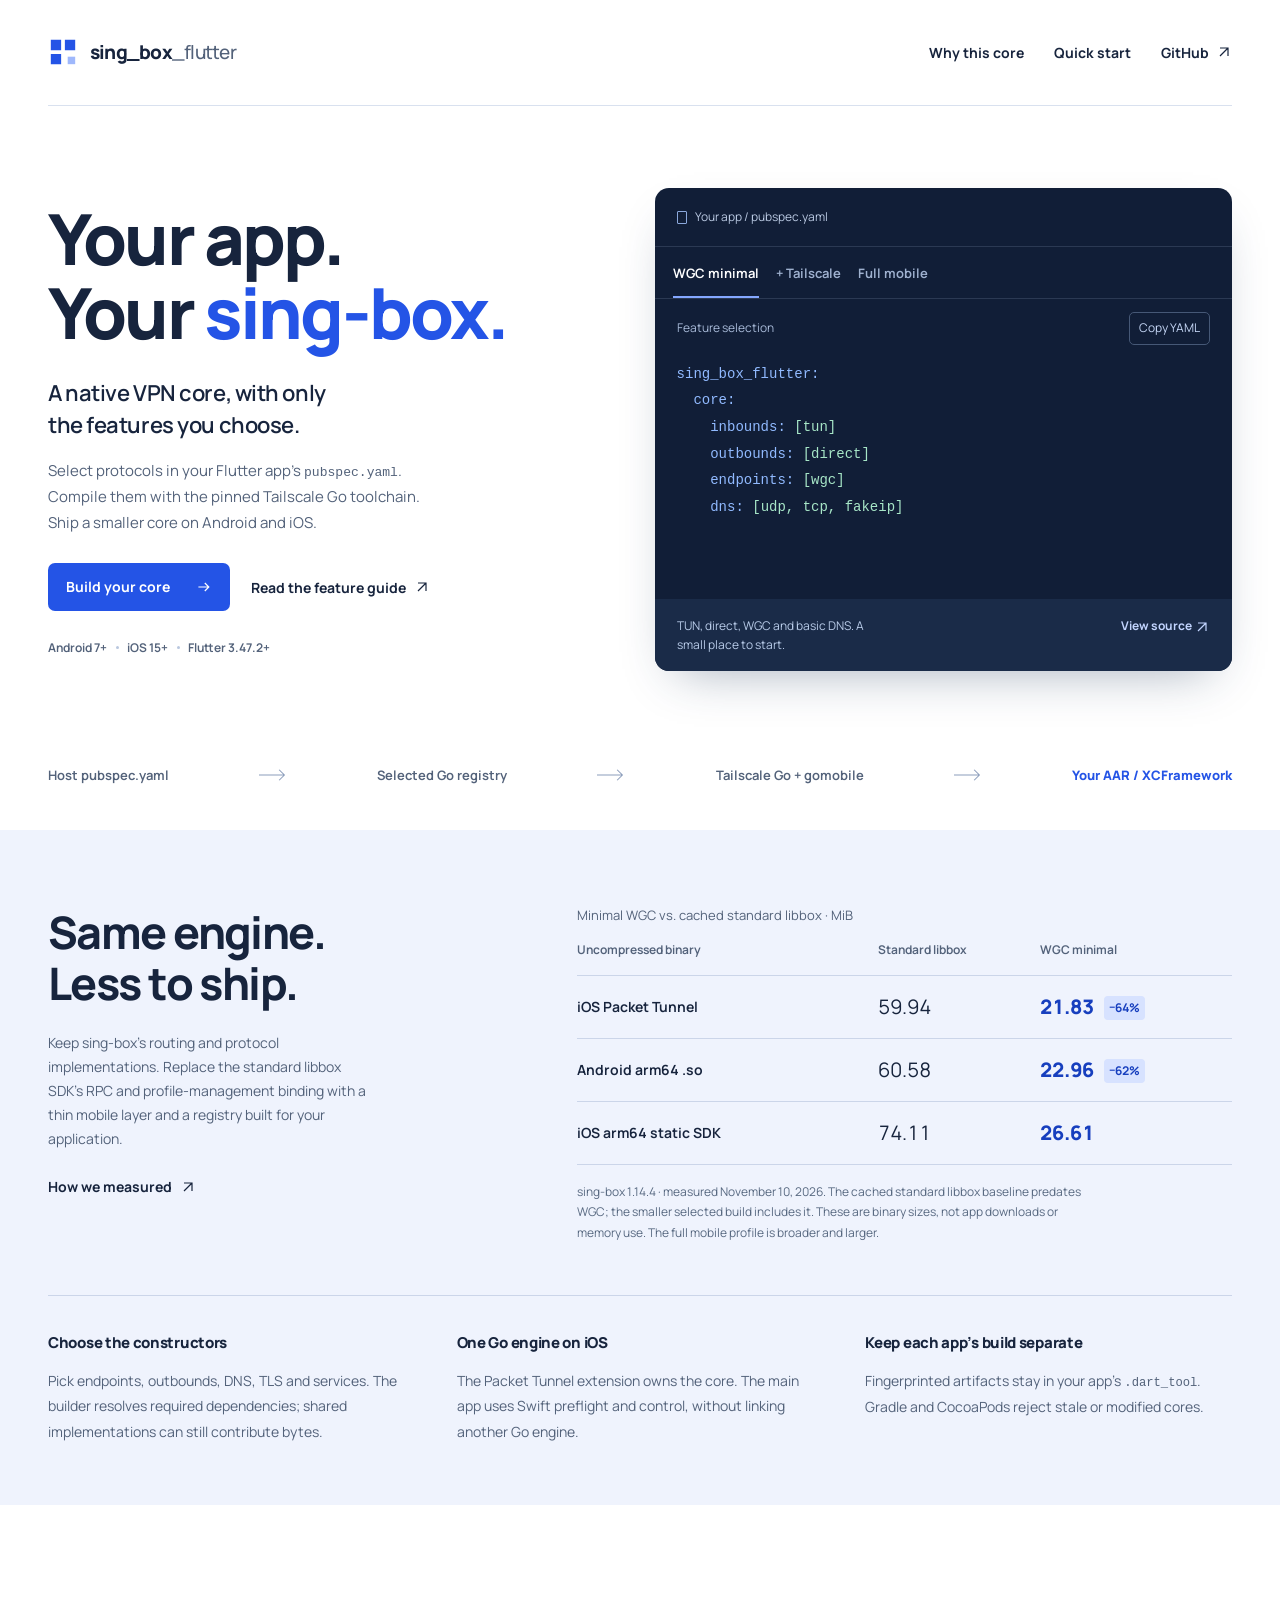
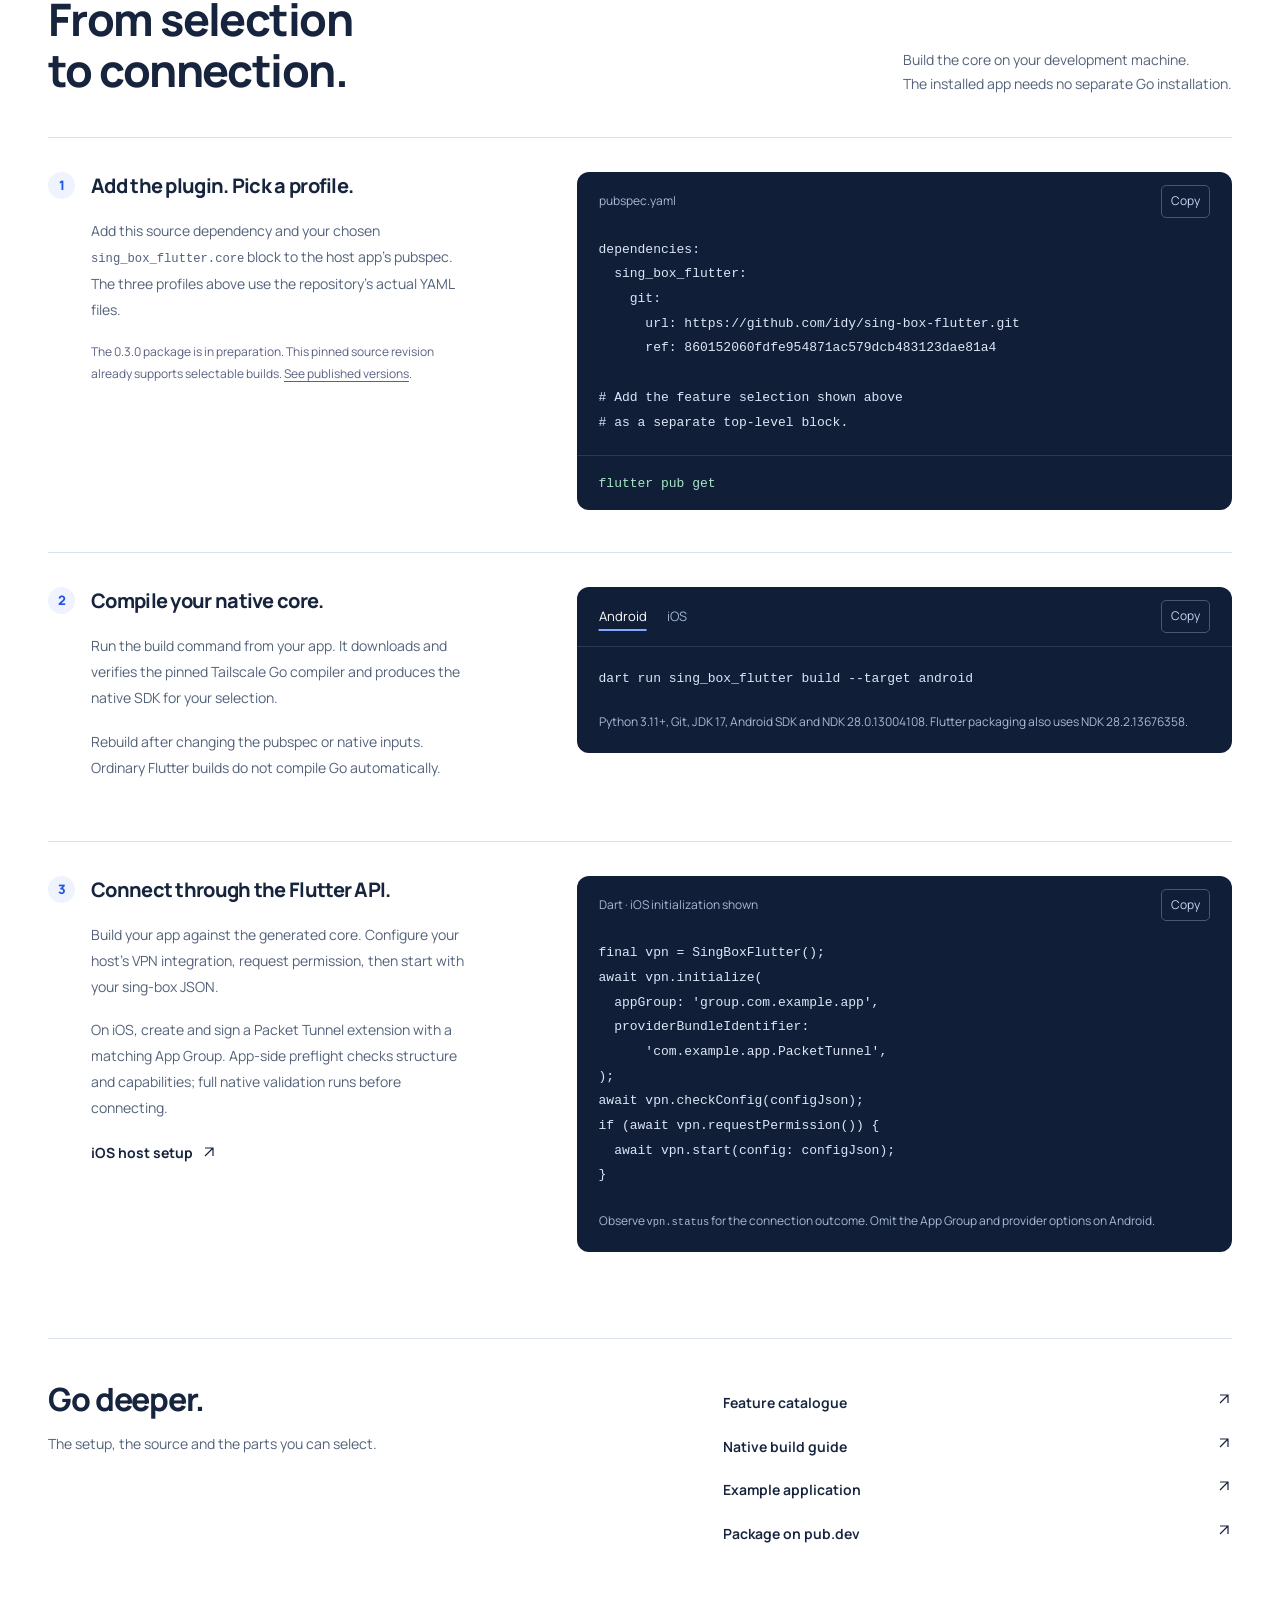
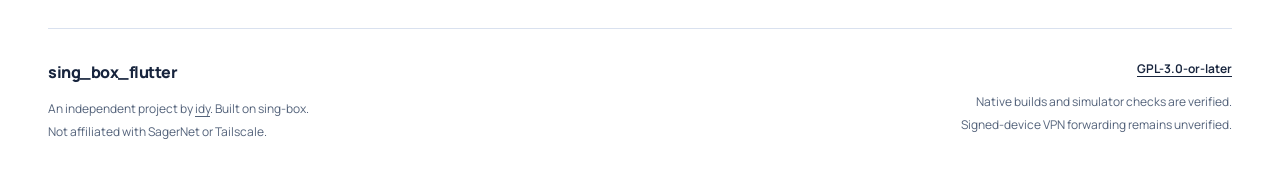
<file: index.html>
<!doctype html>
<html lang="en">
<head>
  <meta charset="utf-8">
  <meta name="viewport" content="width=device-width, initial-scale=1">
  <meta name="theme-color" content="#2454e6">
  <meta name="description" content="A Flutter plugin for Android and iOS VPNs. Choose sing-box features in your app's pubspec.yaml and build a smaller native core with the pinned Tailscale Go toolchain.">
  <meta property="og:title" content="sing_box_flutter — Your app. Your sing-box.">
  <meta property="og:description" content="Select your protocols. Compile your core. Keep your Flutter API.">
  <meta property="og:type" content="website">
  <meta property="og:url" content="https://sing-box-flutter.idy.dev/">
  <link rel="canonical" href="https://sing-box-flutter.idy.dev/">
  <link rel="icon" href="./favicon.svg" type="image/svg+xml">
  <link rel="stylesheet" href="./style.css">
  <script src="./app.js" defer></script>
  <title>sing_box_flutter — Your app. Your sing-box.</title>
</head>
<body data-core-revision="860152060fdfe954871ac579dcb483123dae81a4">
  <a class="skip-link" href="#main">Skip to content</a>
  <header class="site-header wrap">
    <a class="brand" href="#main" aria-label="sing_box_flutter home"><svg class="brand-mark" viewBox="0 0 32 32" aria-hidden="true"><path d="M3 3h11v11H3zM18 3h11v11H18zM3 18h11v11H3z"/><path class="offset" d="M21 21h8v8h-8z"/></svg><span>sing_box<span class="brand-suffix">_flutter</span></span></a>
    <nav aria-label="Main navigation">
      <a href="#why">Why this core</a>
      <a href="#quickstart">Quick start</a>
      <a class="github-link" href="https://github.com/idy/sing-box-flutter">GitHub <svg viewBox="0 0 20 20" aria-hidden="true"><path d="M5 15 15 5M5 5h10v10"/></svg></a>
    </nav>
  </header>

  <main id="main">
    <section class="hero wrap" aria-labelledby="hero-title">
      <div class="hero-copy">
        <h1 id="hero-title">Your app.<br>Your <span>sing-box.</span></h1>
        <p class="hero-lead">A native VPN core, with only<br class="desktop-break"> the features you choose.</p>
        <p class="hero-description">Select protocols in your Flutter app’s <code>pubspec.yaml</code>. Compile them with the pinned Tailscale Go toolchain. Ship a smaller core on Android and iOS.</p>
        <div class="hero-actions"><a class="button primary" href="#quickstart">Build your core <svg class="link-arrow" viewBox="0 0 20 20" aria-hidden="true"><path d="M3 10h13m-5-5 5 5-5 5"/></svg></a><a class="text-link" href="https://github.com/idy/sing-box-flutter/blob/main/doc/core-features.md">Read the feature guide <svg class="link-arrow" viewBox="0 0 20 20" aria-hidden="true"><path d="M5 15 15 5M5 5h10v10"/></svg></a></div>
        <ul class="platforms" aria-label="Supported platforms"><li>Android 7+</li><li>iOS 15+</li><li>Flutter 3.47.2+</li></ul>
      </div>
      <div class="recipe">
        <div class="recipe-header"><span><span class="file-icon" aria-hidden="true"></span> Your app / pubspec.yaml</span></div>
        <div class="profile-tabs" role="tablist" aria-label="Example core profile">
          <button type="button" id="tab-wgc-minimal" role="tab" aria-selected="true" aria-controls="profile-panel" data-profile="wgc-minimal">WGC minimal</button>
          <button type="button" id="tab-wgc-tailscale" role="tab" aria-selected="false" aria-controls="profile-panel" tabindex="-1" data-profile="wgc-tailscale">+ Tailscale</button>
          <button type="button" id="tab-singbox-full" role="tab" aria-selected="false" aria-controls="profile-panel" tabindex="-1" data-profile="singbox-full">Full mobile</button>
        </div>
        <div id="profile-panel" role="tabpanel" aria-labelledby="tab-wgc-minimal" tabindex="0">
          <div class="code-topline"><span>Feature selection</span><button type="button" class="copy-button" id="copy-profile" data-copy="profile-code" aria-label="Copy feature selection">Copy YAML</button></div>
          <pre class="profile-pre"><code id="profile-code">sing_box_flutter:
  core:
    inbounds: [tun]
    outbounds: [direct]
    endpoints: [wgc]
    dns: [udp, tcp, fakeip]
</code></pre>
        </div>
        <div class="recipe-note"><p id="profile-description">TUN, direct, WGC and basic DNS. A small place to start.</p><a id="profile-source" href="https://github.com/idy/sing-box-flutter/blob/860152060fdfe954871ac579dcb483123dae81a4/example/core-profiles/wgc-minimal.yaml">View source <svg class="link-arrow" viewBox="0 0 20 20" aria-hidden="true"><path d="M5 15 15 5M5 5h10v10"/></svg></a></div>
        <p class="recipe-error" id="profile-error" hidden>Couldn’t load this profile. <button type="button" id="retry-profile">Try again</button>, or open its source.</p>
      </div>
    </section>

    <div class="build-path wrap" aria-label="Build process"><span>Host pubspec.yaml</span><svg viewBox="0 0 32 16" aria-hidden="true"><path d="M0 8h29m-6-6 6 6-6 6"/></svg><span>Selected Go registry</span><svg viewBox="0 0 32 16" aria-hidden="true"><path d="M0 8h29m-6-6 6 6-6 6"/></svg><span>Tailscale Go + gomobile</span><svg viewBox="0 0 32 16" aria-hidden="true"><path d="M0 8h29m-6-6 6 6-6 6"/></svg><span class="output">Your AAR / XCFramework</span></div>

    <section class="why-section" id="why" aria-labelledby="why-title">
      <div class="wrap why-layout">
        <div class="section-intro"><h2 id="why-title">Same engine.<br>Less to ship.</h2><p>Keep sing-box’s routing and protocol implementations. Replace the standard libbox SDK’s RPC and profile-management binding with a thin mobile layer and a registry built for your application.</p><a class="text-link" href="https://github.com/idy/sing-box-flutter/blob/main/doc/core-features.md#measured-minimal-wgc-build">How we measured <svg class="link-arrow" viewBox="0 0 20 20" aria-hidden="true"><path d="M5 15 15 5M5 5h10v10"/></svg></a></div>
        <div class="comparison">
          <table><caption>Minimal WGC vs. cached standard libbox · MiB</caption><thead><tr><th scope="col">Uncompressed binary</th><th scope="col">Standard libbox</th><th scope="col">WGC minimal</th></tr></thead><tbody><tr><th scope="row">iOS Packet Tunnel</th><td>59.94</td><td class="selected-size">21.83 <span>−64%</span></td></tr><tr><th scope="row">Android arm64 .so</th><td>60.58</td><td class="selected-size">22.96 <span>−62%</span></td></tr><tr><th scope="row">iOS arm64 static SDK</th><td>74.11</td><td class="selected-size">26.61</td></tr></tbody></table>
          <p class="measurement-note">sing-box 1.14.4 · measured November 10, 2026. The cached standard libbox baseline predates WGC; the smaller selected build includes it. These are binary sizes, not app downloads or memory use. The full mobile profile is broader and larger.</p>
        </div>
      </div>
      <dl class="advantages wrap">
        <div><dt>Choose the constructors</dt><dd>Pick endpoints, outbounds, DNS, TLS and services. The builder resolves required dependencies; shared implementations can still contribute bytes.</dd></div>
        <div><dt>One Go engine on iOS</dt><dd>The Packet Tunnel extension owns the core. The main app uses Swift preflight and control, without linking another Go engine.</dd></div>
        <div><dt>Keep each app’s build separate</dt><dd>Fingerprinted artifacts stay in your app’s <code>.dart_tool</code>. Gradle and CocoaPods reject stale or modified cores.</dd></div>
      </dl>
    </section>

    <section class="quickstart wrap" id="quickstart" aria-labelledby="quickstart-title">
      <div class="quickstart-heading"><h2 id="quickstart-title">From selection<br>to connection.</h2><p>Build the core on your development machine.<br>The installed app needs no separate Go installation.</p></div>
      <ol class="steps">
        <li><div class="step-copy"><h3>Add the plugin. Pick a profile.</h3><p>Add this source dependency and your chosen <code>sing_box_flutter.core</code> block to the host app’s pubspec. The three profiles above use the repository’s actual YAML files.</p><p class="preview-note">The 0.3.0 package is in preparation. This pinned source revision already supports selectable builds. <a href="https://pub.dev/packages/sing_box_flutter">See published versions</a>.</p></div><div class="code-block"><div class="code-topline"><span>pubspec.yaml</span><button type="button" class="copy-button" data-copy="dependency-code" aria-label="Copy package dependency">Copy</button></div><pre><code id="dependency-code">dependencies:
  sing_box_flutter:
    git:
      url: https://github.com/idy/sing-box-flutter.git
      ref: 860152060fdfe954871ac579dcb483123dae81a4

# Add the feature selection shown above
# as a separate top-level block.</code></pre><div class="inline-command"><code>flutter pub get</code></div></div></li>
        <li><div class="step-copy"><h3>Compile your native core.</h3><p>Run the build command from your app. It downloads and verifies the pinned Tailscale Go compiler and produces the native SDK for your selection.</p><p>Rebuild after changing the pubspec or native inputs. Ordinary Flutter builds do not compile Go automatically.</p></div><div class="code-block"><div class="platform-tabs" role="tablist" aria-label="Build target"><button type="button" id="target-android" role="tab" aria-selected="true" aria-controls="build-panel" data-target="android">Android</button><button type="button" id="target-apple" role="tab" aria-selected="false" aria-controls="build-panel" tabindex="-1" data-target="apple">iOS</button><button type="button" class="copy-button" data-copy="build-command" aria-label="Copy native build command">Copy</button></div><div id="build-panel" role="tabpanel" aria-labelledby="target-android" tabindex="0"><pre><code id="build-command">dart run sing_box_flutter build --target android</code></pre><p class="build-requirements" id="build-requirements">Python 3.11+, Git, JDK 17, Android SDK and NDK 28.0.13004108. Flutter packaging also uses NDK 28.2.13676358.</p></div></div></li>
        <li><div class="step-copy"><h3>Connect through the Flutter API.</h3><p>Build your app against the generated core. Configure your host’s VPN integration, request permission, then start with your sing-box JSON.</p><p>On iOS, create and sign a Packet Tunnel extension with a matching App Group. App-side preflight checks structure and capabilities; full native validation runs before connecting.</p><a class="text-link" href="https://github.com/idy/sing-box-flutter/blob/main/doc/ios-setup.md">iOS host setup <svg class="link-arrow" viewBox="0 0 20 20" aria-hidden="true"><path d="M5 15 15 5M5 5h10v10"/></svg></a></div><div class="code-block"><div class="code-topline"><span>Dart · iOS initialization shown</span><button type="button" class="copy-button" data-copy="dart-code" aria-label="Copy Dart VPN example">Copy</button></div><pre><code id="dart-code">final vpn = SingBoxFlutter();
await vpn.initialize(
  appGroup: 'group.com.example.app',
  providerBundleIdentifier:
      'com.example.app.PacketTunnel',
);
await vpn.checkConfig(configJson);
if (await vpn.requestPermission()) {
  await vpn.start(config: configJson);
}</code></pre><p class="code-footnote">Observe <code>vpn.status</code> for the connection outcome. Omit the App Group and provider options on Android.</p></div></li>
      </ol>
    </section>

    <section class="resources wrap" aria-labelledby="resources-title"><div><h2 id="resources-title">Go deeper.</h2><p>The setup, the source and the parts you can select.</p></div><ul><li><a href="https://github.com/idy/sing-box-flutter/blob/main/doc/core-features.md">Feature catalogue <svg class="link-arrow" viewBox="0 0 20 20" aria-hidden="true"><path d="M5 15 15 5M5 5h10v10"/></svg></a></li><li><a href="https://github.com/idy/sing-box-flutter/blob/main/doc/native-build.md">Native build guide <svg class="link-arrow" viewBox="0 0 20 20" aria-hidden="true"><path d="M5 15 15 5M5 5h10v10"/></svg></a></li><li><a href="https://github.com/idy/sing-box-flutter/tree/main/example">Example application <svg class="link-arrow" viewBox="0 0 20 20" aria-hidden="true"><path d="M5 15 15 5M5 5h10v10"/></svg></a></li><li><a href="https://pub.dev/packages/sing_box_flutter">Package on pub.dev <svg class="link-arrow" viewBox="0 0 20 20" aria-hidden="true"><path d="M5 15 15 5M5 5h10v10"/></svg></a></li></ul></section>
  </main>
  <footer class="wrap site-footer"><div><a class="footer-brand" href="#main">sing_box_flutter</a><p>An independent project by <a href="https://github.com/idy">idy</a>. Built on sing-box.<br>Not affiliated with SagerNet or Tailscale.</p></div><div class="footer-details"><a href="https://github.com/idy/sing-box-flutter/blob/main/LICENSE">GPL-3.0-or-later</a><p>Native builds and simulator checks are verified.<br>Signed-device VPN forwarding remains unverified.</p></div></footer>
  <p class="sr-only" id="copy-status" role="status" aria-live="polite"></p>
</body>
</html>
</file>
<file: style.css>
@font-face{font-family:Manrope;src:url('./assets/manrope-latin.woff2') format('woff2');font-weight:400 800;font-style:normal;font-display:swap}
:root{color-scheme:light;--ink:#17243d;--muted:#53627a;--blue:#2454e6;--blue-dark:#173ab0;--tint:#eff3fd;--paper:#fff;--canvas:#f7f9fd;--line:#d9e1ef;--code:#111e37;--code-ink:#dce6f7;--radius:14px;--mono:ui-monospace,SFMono-Regular,Menlo,Consolas,monospace}
*{box-sizing:border-box}html{scroll-behavior:smooth;scroll-padding-top:30px;scrollbar-color:#9baac2 var(--canvas)}body{margin:0;background:var(--paper);color:var(--ink);font-family:Manrope,-apple-system,BlinkMacSystemFont,'Segoe UI',sans-serif;font-size:16px;line-height:1.7;-webkit-font-smoothing:antialiased}::selection{background:#c9d8ff;color:#102661}a{color:inherit;text-underline-offset:.24em}button{font:inherit;cursor:pointer}button:disabled{cursor:wait}a,button{-webkit-tap-highlight-color:transparent}a:focus-visible,button:focus-visible,[tabindex]:focus-visible{outline:3px solid #ed9c22;outline-offset:5px}a:hover{color:var(--blue)}button{color:inherit}pre,code{font-family:var(--mono)}p{margin:0 0 1.2em}p code,dd code{font-size:.87em}svg{display:block}h1,h2,h3{margin:0;line-height:1.14;letter-spacing:-.035em;text-wrap:balance}h2{font-size:clamp(2rem,3.5vw,3rem);font-weight:750}h3{font-size:1.25rem;font-weight:750}pre{margin:0;font-size:14px;line-height:1.9;tab-size:2;overflow:auto;scrollbar-width:thin;scrollbar-color:#62728d var(--code)}.wrap{width:min(1184px,calc(100% - 96px));margin-inline:auto}.sr-only{position:absolute;width:1px;height:1px;padding:0;margin:-1px;overflow:hidden;clip:rect(0,0,0,0);white-space:nowrap;border:0}.skip-link{position:fixed;top:-70px;left:20px;z-index:10;background:var(--ink);color:#fff;padding:12px 20px}.skip-link:focus{top:10px}.site-header{height:106px;display:flex;align-items:center;justify-content:space-between;gap:24px;border-bottom:1px solid var(--line)}.brand{display:flex;align-items:center;gap:12px;text-decoration:none;font-size:19px;font-weight:800;letter-spacing:-.04em;white-space:nowrap}.brand-mark{width:30px;height:30px;fill:var(--blue)}.brand-mark .offset{fill:#9fb8fc}.brand-suffix{font-weight:500;color:var(--muted)}nav{display:flex;align-items:center;gap:30px;font-size:14px;font-weight:700}nav a{text-decoration:none}.github-link{display:flex;align-items:center;gap:7px}.github-link svg{width:16px;height:16px;fill:none;stroke:currentColor;stroke-width:1.5}.hero{display:grid;grid-template-columns:1fr 1.08fr;gap:72px;padding-block:82px 70px;align-items:center}.hero h1{font-size:clamp(3.5rem,5.5vw,5.15rem);font-weight:800;line-height:1.06;letter-spacing:-.04em}.hero h1 span{color:var(--blue)}.hero-lead{font-size:22px;font-weight:600;line-height:1.45;margin:28px 0 16px;letter-spacing:-.02em}.hero-description{font-size:15px;color:var(--muted);max-width:43ch;margin-bottom:28px}.hero-actions{display:flex;align-items:center;gap:21px;flex-wrap:wrap}.button{display:inline-flex;align-items:center;justify-content:center;gap:26px;min-height:48px;padding:10px 18px;font-size:14px;font-weight:700;text-decoration:none;border-radius:7px;transition:background .18s ease-out}.primary{background:var(--blue);color:#fff}.primary:hover{background:var(--blue-dark);color:#fff}.text-link{font-size:14px;font-weight:700;text-decoration:none;display:inline-flex;align-items:center;gap:8px;line-height:1.5}.text-link:hover{text-decoration:underline}.platforms{padding:0;list-style:none;display:flex;gap:20px;flex-wrap:wrap;margin:27px 0 0;color:var(--muted);font-size:12px;font-weight:650}.platforms li+li{position:relative}.platforms li+li:before{content:'';position:absolute;background:#b9c7df;width:3px;height:3px;border-radius:50%;left:-11px;top:8px}.recipe{background:var(--code);color:var(--code-ink);border-radius:var(--radius);overflow:hidden;min-width:0;box-shadow:0 20px 48px -22px #1e36576b}.recipe-header{display:flex;align-items:center;justify-content:space-between;padding:19px 22px;border-bottom:1px solid #2b3953;font-size:12px;color:#bac9e2;gap:12px}.recipe-header>span:first-child{display:flex;gap:8px;align-items:center}.source-label{font-size:11px;letter-spacing:.1em;color:#91a9ce}.file-icon{width:10px;height:13px;border:1px solid #8ba8dc;border-radius:1px;display:inline-block}.profile-tabs{padding:0 18px;display:flex;gap:17px;border-bottom:1px solid #2b3953;overflow:auto}.profile-tabs button{background:none;border:0;border-bottom:2px solid transparent;padding:15px 0 12px;min-height:44px;color:#9fb1cf;white-space:nowrap;font-size:13px;font-weight:650}.profile-tabs button:hover{color:#fff}.profile-tabs button[aria-selected=true]{color:#fff;border-bottom-color:#84a7ff}.code-topline{display:flex;justify-content:space-between;align-items:center;font-size:12px;color:#a8bad8;padding:13px 22px 0;gap:12px}.copy-button{border:1px solid #465876;background:transparent;color:#c5d6f5;border-radius:5px;padding:5px 9px;min-height:32px;font-size:12px;white-space:nowrap}.copy-button:hover{background:#2b3d5b;color:#fff}.profile-pre{padding:16px 22px 24px;height:254px}.recipe-note{padding:17px 22px;background:#1a2b48;display:flex;align-items:flex-start;gap:14px;justify-content:space-between;font-size:12px;color:#b9cce9;line-height:1.6}.recipe-note p{margin:0;max-width:31ch}.recipe-note a{white-space:nowrap;color:#c3d5ff;text-decoration:none;font-weight:700}.recipe-note a:hover{text-decoration:underline}.recipe-error{margin:0;padding:12px 22px;background:#412e26;color:#fff2da;font-size:13px}.recipe-error button{border:0;background:none;padding:0;color:inherit;text-decoration:underline}.token-key{color:#91baff}.token-value{color:#a7e6c7}.token-comment{color:#9aaecb}.build-path{display:flex;align-items:center;justify-content:space-between;gap:18px;padding:23px 0 44px;color:var(--muted);font-size:13px;font-weight:650}.build-path svg{width:28px;height:14px;fill:none;stroke:#8b9dbb;stroke-width:1.2;flex:none}.build-path .output{color:var(--blue);font-weight:800}.why-section{background:var(--tint);padding:76px 0 60px}.why-layout{display:grid;grid-template-columns:.85fr 1.3fr;gap:100px;align-items:start}.section-intro p{max-width:36ch;color:var(--muted);font-size:14px;margin:23px 0}.comparison{min-width:0}.comparison table{width:100%;border-collapse:collapse;font-size:14px;line-height:1.5;text-align:left;font-variant-numeric:tabular-nums}.comparison caption{text-align:left;color:var(--muted);font-size:13px;padding:0 0 15px}.comparison thead{font-size:12px;color:var(--muted)}.comparison th,.comparison td{padding:16px 0;border-bottom:1px solid #cbd5e9}.comparison thead th{padding-top:0;font-weight:650}.comparison th:first-child{width:46%;padding-right:12px}.comparison tbody th{font-weight:650}.comparison tbody td{font-size:20px;white-space:nowrap}.comparison td.selected-size{color:#173fbe;font-weight:800}.selected-size span{display:inline-block;font-size:12px;background:#d7e2ff;border-radius:4px;padding:3px 5px;vertical-align:middle;margin-left:6px;font-weight:700}.measurement-note{font-size:12px;color:#586981;line-height:1.7;margin:17px 0 0;max-width:75ch}.advantages{margin-block:52px 0;display:grid;grid-template-columns:repeat(3,1fr);gap:42px;padding-top:34px;border-top:1px solid #cbd5e9}.advantages dt{font-size:15px;font-weight:800;letter-spacing:-.02em;margin-bottom:12px}.advantages dd{margin:0;font-size:14px;color:var(--muted);line-height:1.85}.quickstart{padding-block:88px 44px}.quickstart-heading{display:flex;justify-content:space-between;gap:30px;align-items:end;margin-bottom:42px}.quickstart-heading p{color:var(--muted);font-size:14px;max-width:44ch;margin:0}.steps{list-style:none;margin:0;padding:0;counter-reset:step}.steps>li{display:grid;grid-template-columns:.85fr 1.3fr;gap:100px;padding:34px 0 42px;border-top:1px solid var(--line);counter-increment:step}.step-copy{padding-left:43px;position:relative}.step-copy:before{content:counter(step);position:absolute;top:0;left:0;width:27px;height:27px;line-height:27px;text-align:center;font-size:13px;font-weight:800;border-radius:50%;background:var(--tint);color:var(--blue)}.step-copy p{font-size:14px;color:var(--muted);margin:18px 0;line-height:1.85}.step-copy p.preview-note{font-size:12px;color:#5a6181}.step-copy h3{line-height:1.4}.code-block{background:var(--code);border-radius:12px;color:var(--code-ink);min-width:0;align-self:start}.code-block pre{padding:20px 22px;font-size:13px;line-height:1.9}.inline-command{border-top:1px solid #2b3953;padding:15px 22px;font-size:13px;color:#a7e6c7}.platform-tabs{display:flex;gap:20px;align-items:center;padding:13px 22px;border-bottom:1px solid #2b3953}.platform-tabs button[role=tab]{border:none;background:none;color:#9fb1cf;min-height:32px;padding:0;font-size:13px}.platform-tabs button[aria-selected=true]{color:#fff;text-decoration:underline;text-decoration-color:#84a7ff;text-decoration-thickness:2px;text-underline-offset:8px}.platform-tabs .copy-button{margin-left:auto}.build-requirements,.code-footnote{font-size:12px;color:#a8bad8;margin:0;padding:0 22px 20px;line-height:1.8}.code-footnote{padding-top:2px}.resources{display:flex;justify-content:space-between;gap:60px;border-top:1px solid var(--line);padding-block:42px 72px}.resources h2{font-size:32px}.resources p{color:var(--muted);font-size:14px;margin:15px 0 0}.resources ul{width:43%;list-style:none;padding:0;margin:0}.resources a{display:flex;justify-content:space-between;text-decoration:none;padding:10px 0;font-size:14px;font-weight:650}.resources a:hover{text-decoration:underline}.site-footer{border-top:1px solid var(--line);padding-block:30px 38px;display:flex;justify-content:space-between;gap:30px}.footer-brand{font-weight:800;letter-spacing:-.03em;text-decoration:none}.site-footer p{font-size:12px;color:var(--muted);line-height:1.9;margin:12px 0 0}.footer-details{text-align:right;font-size:12px}.footer-details>a{font-weight:650}.no-js-hint{font-size:12px}
@media(min-width:1600px){.hero{padding-block:108px 84px}}
@media(max-width:1100px){.wrap{width:calc(100% - 64px)}.hero{gap:36px;grid-template-columns:1fr 1.08fr}.hero h1{font-size:clamp(3.2rem,6vw,4.5rem)}.hero-actions{gap:18px}.why-layout,.steps>li{gap:50px;grid-template-columns:.9fr 1.2fr}.comparison tbody td{font-size:18px}.selected-size span{display:block;width:max-content;margin:4px 0 0}.build-path{font-size:12px;gap:10px}.build-path svg{width:18px}.advantages{gap:28px}}
@media(max-width:760px){.wrap{width:calc(100% - 40px)}.site-header{height:80px;gap:14px}.brand{font-size:16px;gap:8px}.brand-mark{width:24px;height:24px}nav{gap:16px;font-size:13px}nav a:first-child{display:none}.hero{grid-template-columns:1fr;gap:38px;padding-block:48px 34px;max-width:580px}.hero h1{font-size:clamp(3rem,10vw,4.1rem);line-height:1.08}.hero-lead{font-size:20px;margin-top:22px}.hero-description{max-width:48ch}.hero-actions{gap:20px}.hero .text-link{font-size:13px}.platforms{margin-top:25px}.profile-pre{height:252px;font-size:13px}.build-path{flex-wrap:wrap;justify-content:center;row-gap:12px;padding:16px 0 34px;max-width:560px}.build-path span{font-size:12px}.build-path svg{width:15px}.why-section{padding-block:44px 34px}.why-layout{grid-template-columns:1fr;gap:34px}.section-intro p{max-width:54ch;margin-block:18px}.comparison table{font-size:13px}.comparison tbody td{font-size:19px}.comparison thead{font-size:12px}.comparison th:first-child{width:44%}.selected-size span{display:inline-block;margin:0 0 0 5px}.measurement-note{font-size:12px}.advantages{grid-template-columns:1fr;gap:25px;margin-top:30px;padding-top:27px}.advantages dt{margin-bottom:7px}.advantages dd{max-width:64ch}.quickstart{padding-block:46px 20px}.quickstart-heading{display:block;margin-bottom:28px}.quickstart-heading p{margin-top:18px;font-size:14px}.steps>li{grid-template-columns:1fr;gap:15px;padding-block:27px 30px}.step-copy{padding-left:38px}.step-copy p{margin-block:15px}.code-block pre{font-size:12px}.resources{display:block;padding-block:29px 40px}.resources ul{width:100%;margin-top:20px}.resources p{margin-top:10px}.site-footer{padding-top:24px;display:block}.footer-details{text-align:left;margin-top:22px}.desktop-break{display:none}}
@media(max-width:390px){.brand{font-size:14px}nav{gap:12px;font-size:12px}.hero .text-link{font-size:12px}.button{font-size:14px;padding-inline:15px}.profile-tabs{gap:15px}.profile-tabs button{font-size:12px}.comparison tbody td{font-size:17px}.selected-size span{display:block;margin:4px 0 0}}
@media(prefers-reduced-motion:reduce){html{scroll-behavior:auto}*,*:before,*:after{transition:none!important;animation:none!important}}

.skip-link:hover{color:#fff}

.link-arrow{display:inline-block;vertical-align:middle;flex-shrink:0;width:16px;height:16px;fill:none;stroke:currentColor;stroke-width:1.5}
</file>
